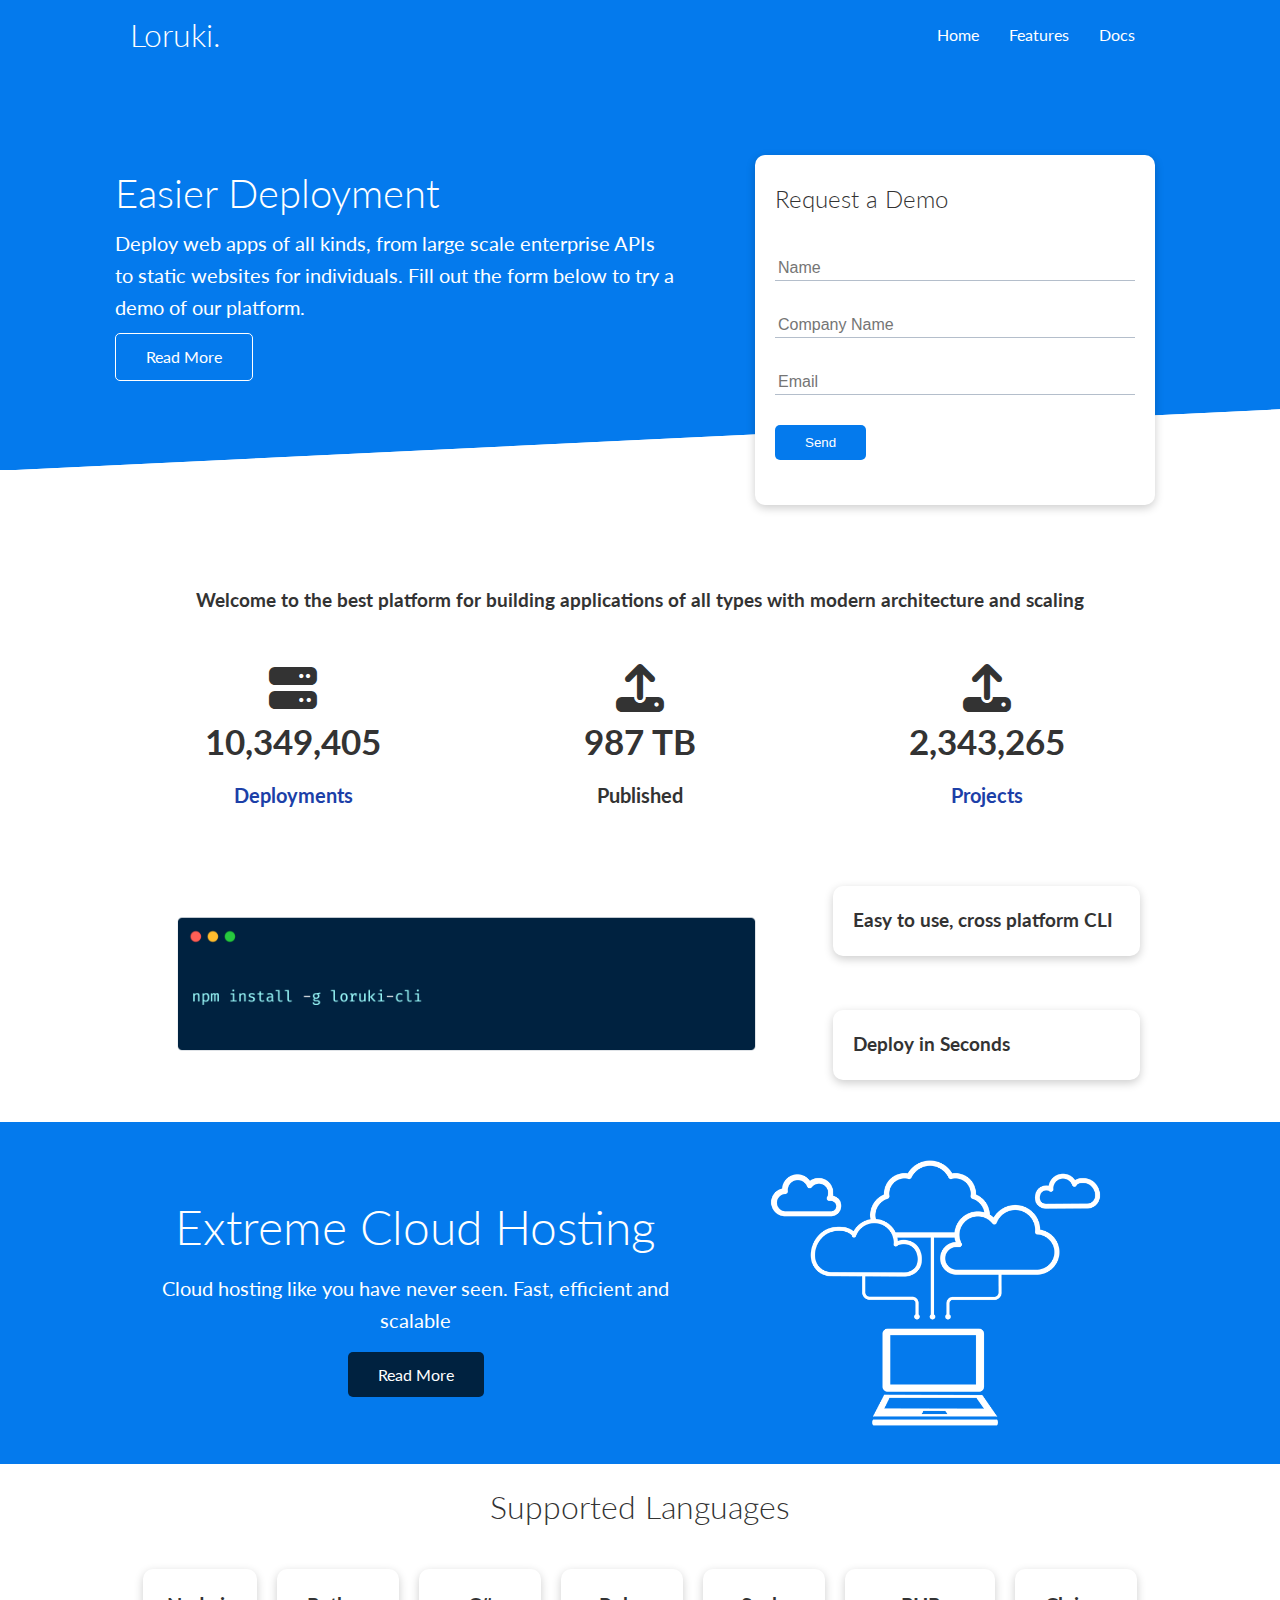
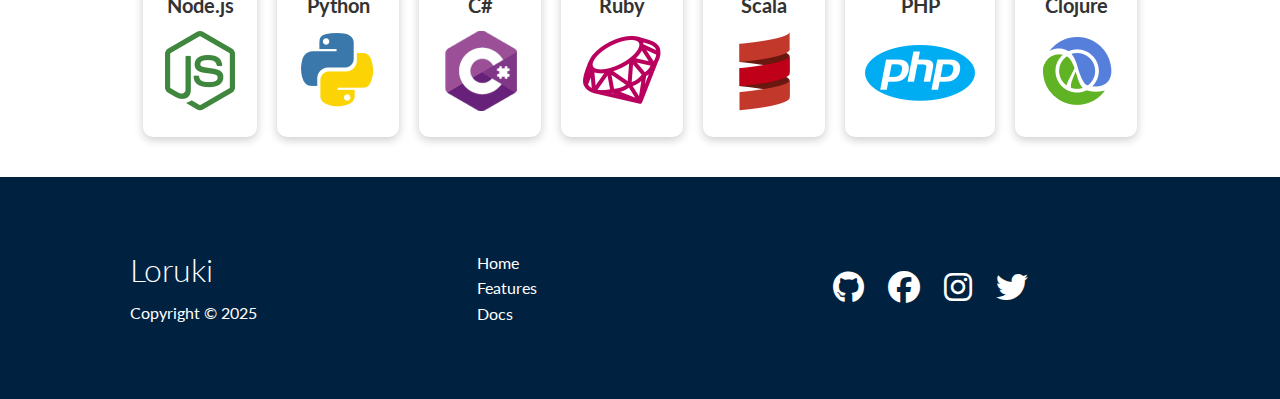
<file: index.html>
<!DOCTYPE html>
<html lang="en">
<head>
    <meta charset="UTF-8">
    <meta name="viewport" content="width=device-width, initial-scale=1.0">
    <link rel="stylesheet" href="https://cdnjs.cloudflare.com/ajax/libs/font-awesome/6.7.2/css/all.min.css" integrity="sha512-Evv84Mr4kqVGRNSgIGL/F/aIDqQb7xQ2vcrdIwxfjThSH8CSR7PBEakCr51Ck+w+/U6swU2Im1vVX0SVk9ABhg==" crossorigin="anonymous" referrerpolicy="no-referrer" />
    <link rel="stylesheet" href="style.css">
    <link rel="stylesheet" href="utilities.css">
    <title>Loruki | Cloud Hosting For Everyone</title>
</head>
<body>
    <!-- NavBar -->
     <div class="navbar">
        <div class="container flex">
            <h1 class="logo">Loruki.</h1>
            <nav>
                <ul>
                    <li><a href="index.html">Home</a></li>
                    <li><a href="features.html">Features</a></li>
                    <li><a href="docs.html">Docs</a></li>
                </ul>
            </nav>
        </div>
     </div>
     <!-- Showcase -->
      <section class="showcase">
        <div class="container grid">
            <div class="showcase-text">
                <h1>Easier Deployment</h1>
                <p>
                    Deploy web apps of all kinds, from
                    large scale enterprise APIs to static websites for individuals.
                    Fill out the form below to try a demo of our platform.
                </p>
                <a href="features.html" class="btn btn-outline">Read More</a>
            </div>
            <div class="showcase-form card">
                <h2>Request a Demo</h2>
                <form name="contact" method="POST" netlify data-netlify="true" netlify-honeypot="bot-field">
                    <p class="hidden">
                        <label>Don't fill this out if you're human: <input name="bot-field"></label>
                    </p>
                    <div class="form-control">
                        <input type="text" name="name" placeholder="Name" required>
                    </div>
                    <div class="form-control">
                        <input type="text" name="company" placeholder="Company Name" required>
                    </div>
                    <div class="form-control">
                        <input type="email" name="email" placeholder="Email" required>
                    </div>
                    <input type="submit" value="Send" class="btn btn-primary">
                </form>
            </div>
        </div>
      </section>
      <!-- Stats -->
       <section class="stats">
        <div class="container">
            <h3 class="stat-heading text-center my-1"> <!--"y here in my means margin in vertical axis it's a utility class"-->
                Welcome to the best platform for building applications of all types with modern architecture and scaling
            </h3>
            <div class="grid grid-3 text-center my-4">
                <div>
                    <i class="fas fa-server fa-3x"></i>
                    <h3>10,349,405</h3>
                    <p class="text-secondary">Deployments</p>
                </div>
                <div>
                    <i class="fas fa-upload fa-3x"></i>
                    <h3>987 TB</h3>
                    <p class="text-project-diagram">Published</p>
                </div>
                <div>
                    <i class="fas fa-upload fa-3x"></i>
                    <h3>2,343,265</h3>
                    <p class="text-secondary">Projects</p>
                </div>
            </div>
        </div>
       </section>
       <!-- CLI -->
        <section class="cli">
            <div class="container grid">
                <img src="images/cli.png" alt="">
                <div class="card">
                    <h3>Easy to use, cross platform CLI</h3>
                </div>
                <div class="card">
                    <h3>Deploy in Seconds</h3>
                </div>
            </div>
        </section>
        <!-- CLOUD -->
         <section class="cloud bg-primary my-2 py-2">
            <div class="container grid">
                <div class="text-center">
                    <h2 class="lg">Extreme Cloud Hosting</h2>
                    <p class="lead my-1">Cloud hosting like you have never seen. Fast, efficient and scalable</p>
                    <a href="features.html" class="btn btn-dark">Read More</a>
                </div>
                <img src="images/cloud.png" alt="">
            </div>
         </section>
         <!-- LANGUAGES -->
          <section class="languages">
            <h2 class="md text-center my-2">
                Supported Languages
            </h2>
            <div class="container flex">
                <div class="card">
                    <h4>Node.js</h4>
                    <img src="images/logos/node.png" alt="">
                </div>
                <div class="card">
                    <h4>Python</h4>
                    <img src="images/logos/python.png" alt="">
                </div>
                <div class="card">
                    <h4>C#</h4>
                    <img src="images/logos/csharp.png" alt="">
                </div>
                <div class="card">
                    <h4>Ruby</h4>
                    <img src="images/logos/ruby.png" alt="">
                </div>
                <div class="card">
                    <h4>Scala</h4>
                    <img src="images/logos/scala.png" alt="">
                </div>
                <div class="card">
                    <h4>PHP</h4>
                    <img src="images/logos/php.png" alt="">
                </div>
                <div class="card">
                    <h4>Clojure</h4>
                    <img src="images/logos/clojure.png" alt="">
                </div>
            </div>
          </section>
          <!-- FOOTER -->
           <footer class="footer bg-dark py-5">
            <div class="container grid grid-3">
                <div>
                    <h1>Loruki</h1>
                    <p>Copyright &copy; 2025</p>
                </div>
                <nav>
                    <ul>
                        <li><a href="index.html"></a>Home</li>
                        <li><a href="features.html"></a>Features</li>
                        <li><a href="docs.html"></a>Docs</li>
                    </ul>
                </nav>
                <div class="social">
                    <a href="#"><i class="fab fa-github fa-2x"></i></a>
                    <a href="#"><i class="fab fa-facebook fa-2x"></i></a>
                    <a href="#"><i class="fab fa-instagram fa-2x"></i></a>
                    <a href="#"><i class="fab fa-twitter fa-2x"></i></a>
                </div>
            </div>
           </footer>
</body>
</html>
</file>
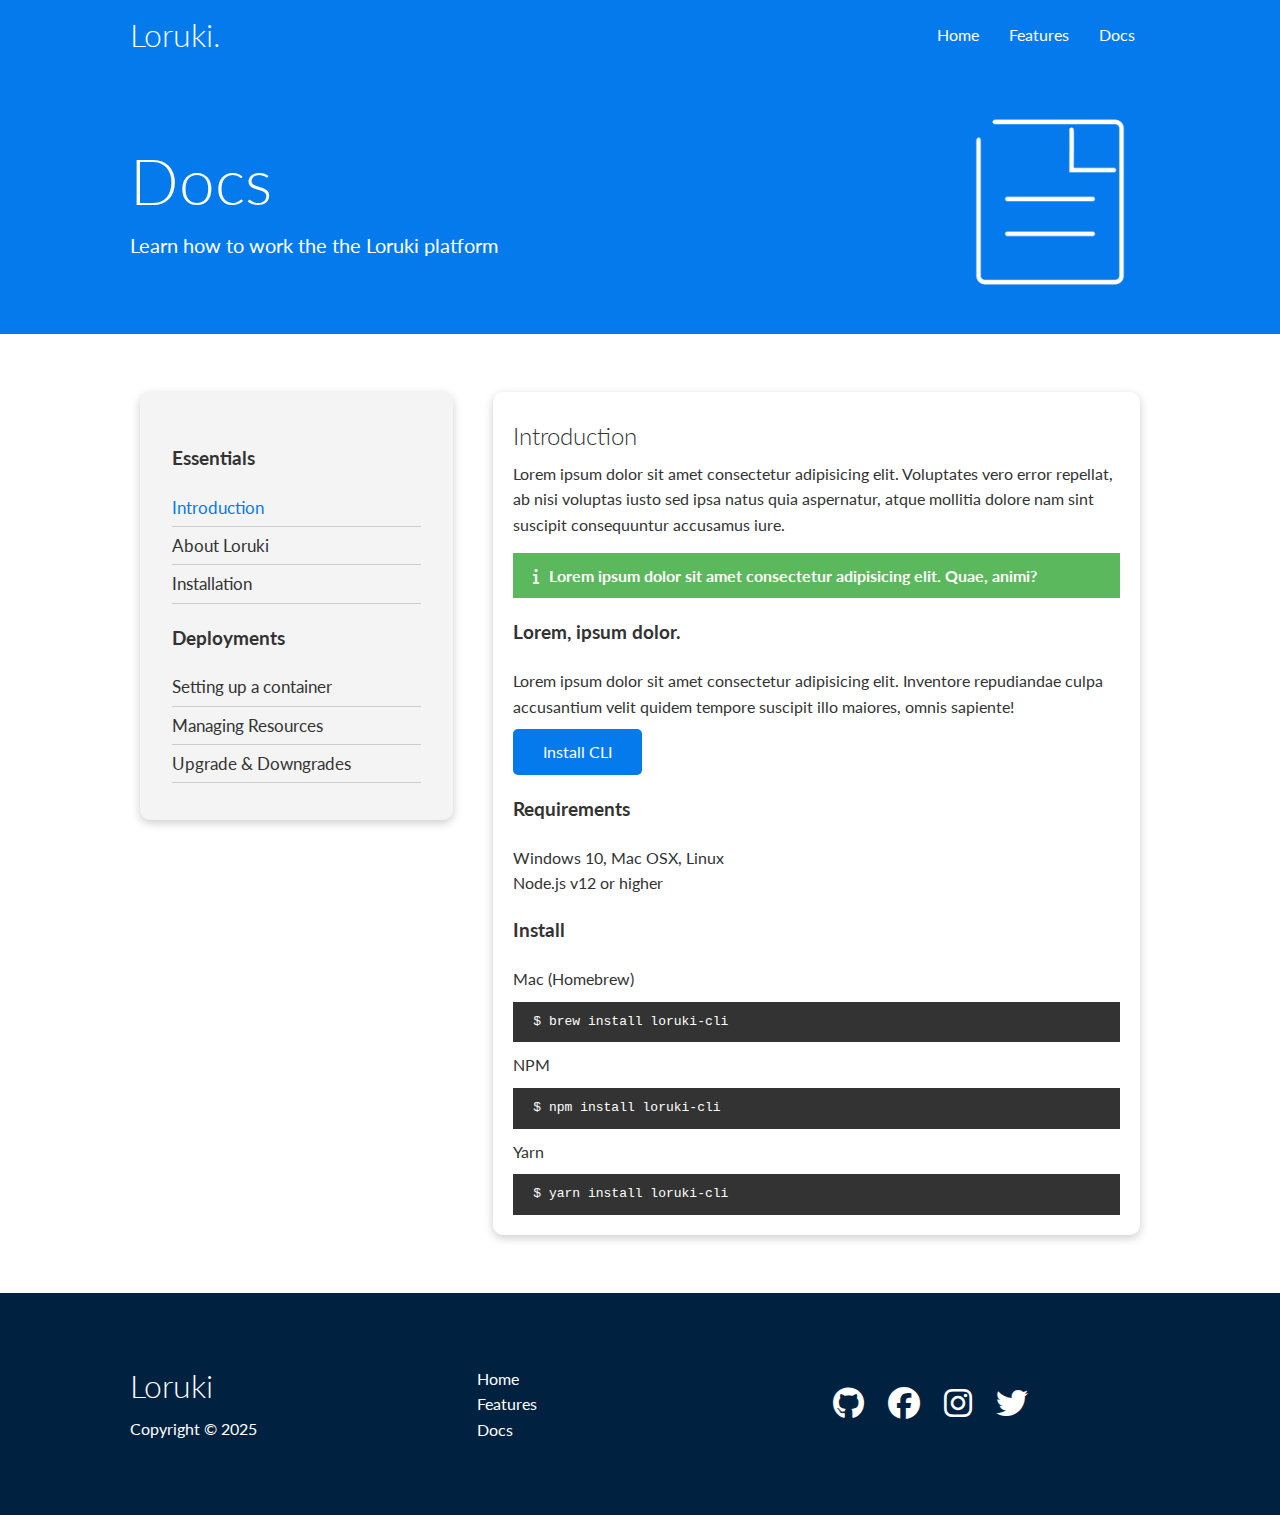
<file: docs.html>
<!DOCTYPE html>
<html lang="en">
<head>
    <meta charset="UTF-8">
    <meta name="viewport" content="width=device-width, initial-scale=1.0">
    <link rel="stylesheet" href="https://cdnjs.cloudflare.com/ajax/libs/font-awesome/6.7.2/css/all.min.css" integrity="sha512-Evv84Mr4kqVGRNSgIGL/F/aIDqQb7xQ2vcrdIwxfjThSH8CSR7PBEakCr51Ck+w+/U6swU2Im1vVX0SVk9ABhg==" crossorigin="anonymous" referrerpolicy="no-referrer" />
    <link rel="stylesheet" href="style.css">
    <link rel="stylesheet" href="utilities.css">
    <title>Loruki | Cloud Hosting For Everyone</title>
</head>
<body>
    <!-- NavBar -->
    <div class="navbar">
        <div class="container flex">
            <h1 class="logo">Loruki.</h1>
            <nav>
                <ul>
                    <li><a href="index.html">Home</a></li>
                    <li><a href="features.html">Features</a></li>
                    <li><a href="docs.html">Docs</a></li>
                </ul>
            </nav>
        </div>
    </div>
    <!-- HEAD -->
    <section class="docs-head bg-primary py-3">
        <div class="container grid">
            <div>
                <h1 class="xl">Docs</h1>
                <p class="lead">
                    Learn how to work the the Loruki platform
                </p>
            </div>
            <img src="images/docs.png" alt="">
        </div>
    </section>
    <!-- DOCS MAIN -->
     <section class="docs-main my-4">
        <div class="container grid">
            <div class="card bg-light p-3">
                <h3 class="my-2">Essentials</h3>
                <nav>
                    <ul>
                        <li><a class="text-primary" href="#">Introduction</a></li>
                        <li><a href="#">About Loruki</a></li>
                        <li><a href="#">Installation</a></li>
                    </ul>
                </nav>
                <h3 class="my-2">Deployments</h3>
                <nav>
                    <ul>
                        <li><a href="#">Setting up a container</a></li>
                        <li><a href="#">Managing Resources</a></li>
                        <li><a href="#">Upgrade & Downgrades</a></li>
                    </ul>
                </nav>
            </div>
            <div class="card">
                <h2>Introduction</h2>
                <p>Lorem ipsum dolor sit amet consectetur adipisicing elit. Voluptates vero error repellat, ab nisi voluptas iusto sed ipsa natus quia aspernatur, atque mollitia dolore nam sint suscipit consequuntur accusamus iure.</p>
                <div class="alert alert-success">
                    <i class="fas fa-info"></i>Lorem ipsum dolor sit amet consectetur adipisicing elit.
                    Quae, animi?
                </div>
                <h3>Lorem, ipsum dolor.</h3>
                <p>Lorem ipsum dolor sit amet consectetur adipisicing elit. Inventore repudiandae culpa accusantium velit quidem tempore suscipit illo maiores, omnis sapiente!</p>
                <a href="#" class="btn btn-primary">Install CLI</a>
                <h3>Requirements</h3>
                <ul>
                    <li>Windows 10, Mac OSX, Linux</li>
                    <li>Node.js v12 or higher</li>
                </ul>
                <h3>Install</h3>
                <p>Mac (Homebrew)</p>
                <pre><code>$ brew install loruki-cli</code></pre>
                <p>NPM</p>
                <pre><code>$ npm install loruki-cli</code></pre>
                <p>Yarn</p>
                <pre><code>$ yarn install loruki-cli</code></pre>
            </div>
        </div>
     </section>
    <!-- FOOTER -->
    <footer class="footer bg-dark py-5">
        <div class="container grid grid-3">
            <div>
                <h1>Loruki</h1>
                <p>Copyright &copy; 2025</p>
            </div>
            <nav>
                <ul>
                    <li><a href="index.html"></a>Home</li>
                    <li><a href="features.html"></a>Features</li>
                    <li><a href="docs.html"></a>Docs</li>
                </ul>
            </nav>
            <div class="social">
                <a href="#"><i class="fab fa-github fa-2x"></i></a>
                <a href="#"><i class="fab fa-facebook fa-2x"></i></a>
                <a href="#"><i class="fab fa-instagram fa-2x"></i></a>
                <a href="#"><i class="fab fa-twitter fa-2x"></i></a>
            </div>
        </div>
    </footer>
</body>
</html>
</file>
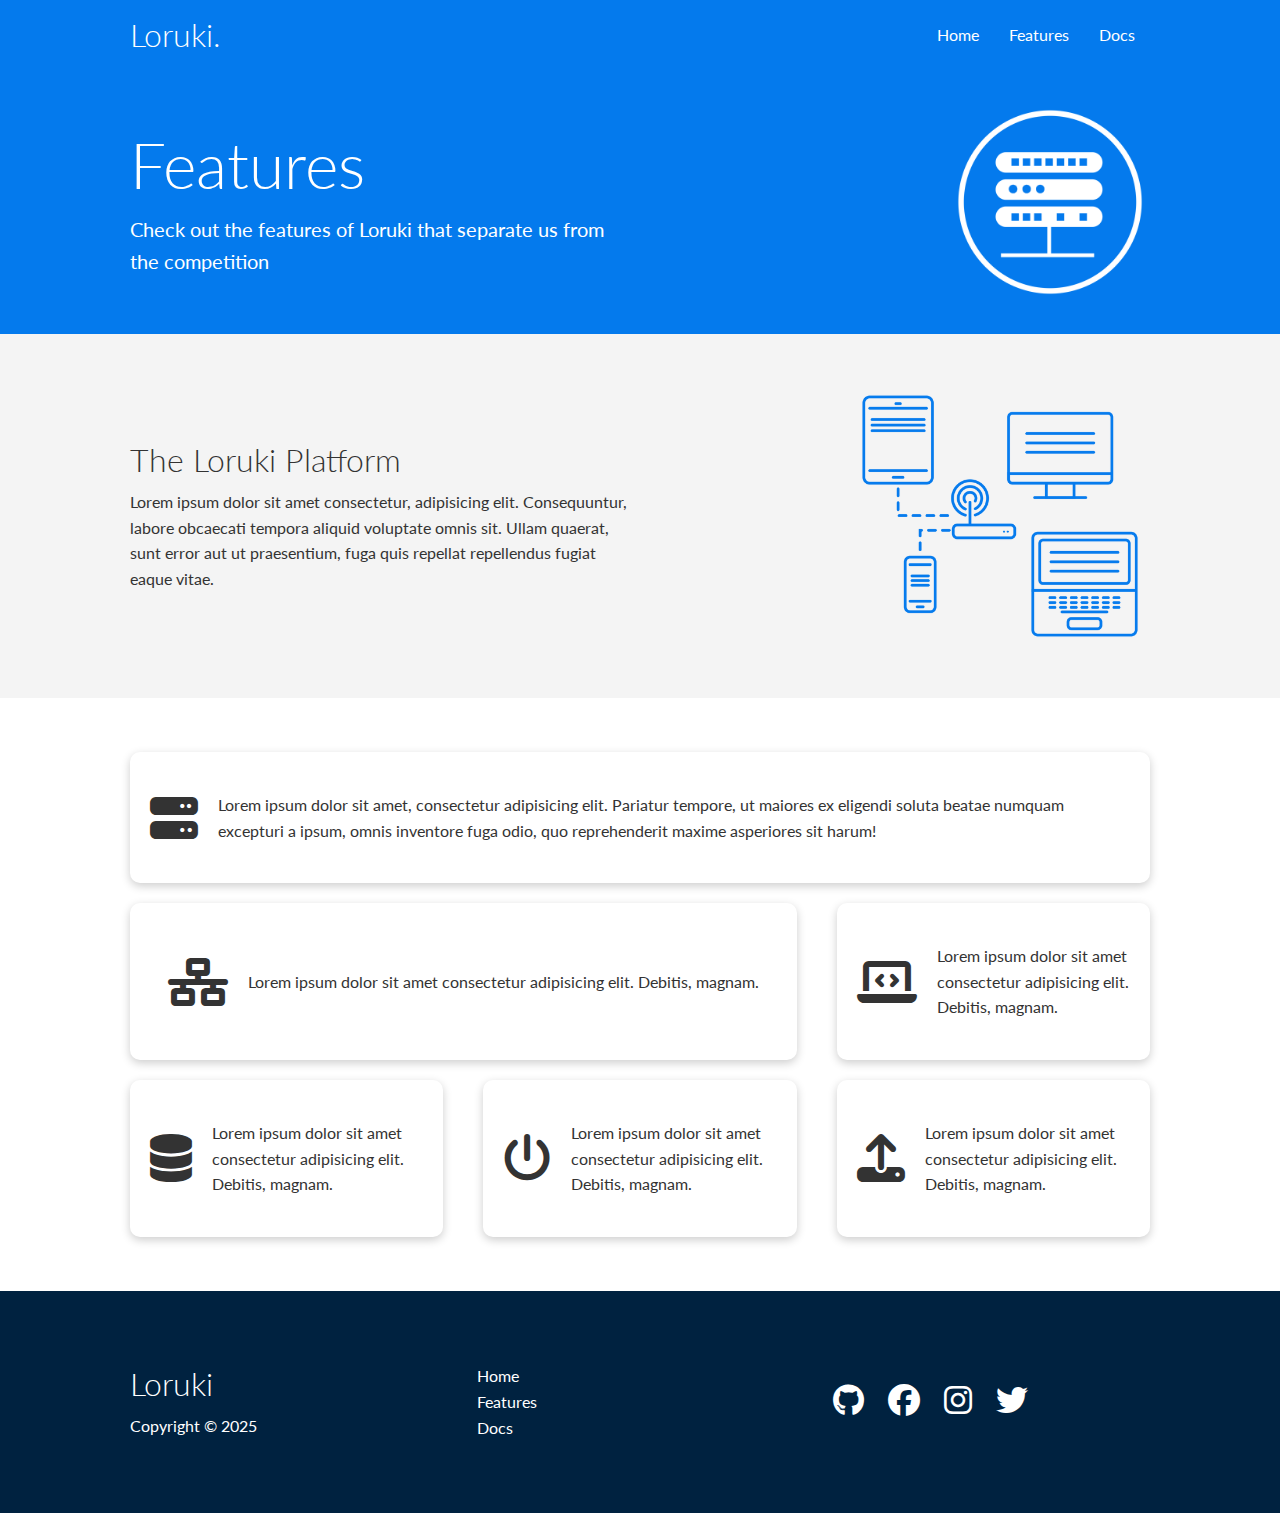
<file: features.html>
<!DOCTYPE html>
<html lang="en">
<head>
    <meta charset="UTF-8">
    <meta name="viewport" content="width=device-width, initial-scale=1.0">
    <link rel="stylesheet" href="https://cdnjs.cloudflare.com/ajax/libs/font-awesome/6.7.2/css/all.min.css" integrity="sha512-Evv84Mr4kqVGRNSgIGL/F/aIDqQb7xQ2vcrdIwxfjThSH8CSR7PBEakCr51Ck+w+/U6swU2Im1vVX0SVk9ABhg==" crossorigin="anonymous" referrerpolicy="no-referrer" />
    <link rel="stylesheet" href="style.css">
    <link rel="stylesheet" href="utilities.css">
    <title>Loruki | Cloud Hosting For Everyone</title>
</head>
<body>
    <!-- NavBar -->
    <div class="navbar">
        <div class="container flex">
            <h1 class="logo">Loruki.</h1>
            <nav>
                <ul>
                    <li><a href="index.html">Home</a></li>
                    <li><a href="features.html">Features</a></li>
                    <li><a href="docs.html">Docs</a></li>
                </ul>
            </nav>
        </div>
    </div>
    <!-- HEAD -->
    <section class="features-head bg-primary py-3">
        <div class="container grid">
            <div>
                <h1 class="xl">Features</h1>
                <p class="lead">
                    Check out the features of Loruki that separate us from the competition
                </p>
            </div>
            <img src="images/server.png" alt="">
        </div>
    </section>
    <!-- SUBHEAD -->
    <section class="features-sub-head bg-light py-3">
        <div class="container grid">
            <div>
                <h1 class="md">The Loruki Platform</h1>
                <p>
                    Lorem ipsum dolor sit amet consectetur, adipisicing elit. Consequuntur, labore obcaecati tempora aliquid voluptate omnis sit. Ullam quaerat, sunt error aut ut praesentium, fuga quis repellat repellendus fugiat eaque vitae.
                </p>
            </div>
            <img src="images/server2.png" alt="">
        </div>
    </section>
    <section class="features-main my-2">
        <div class="container grid grid-3">
            <div class="card flex">
                <i class="fas fa-server fa-3x"></i>
                <p>Lorem ipsum dolor sit amet, consectetur adipisicing elit. Pariatur tempore, ut maiores ex eligendi soluta beatae numquam excepturi a ipsum, omnis inventore fuga odio, quo reprehenderit maxime asperiores sit harum!</p>
            </div>
            <div class="card flex">
                <i class="fas fa-network-wired fa-3x"></i>
                <p>Lorem ipsum dolor sit amet consectetur adipisicing elit. Debitis, magnam.</p>
            </div>
            <div class="card flex">
                <i class="fas fa-laptop-code fa-3x"></i>
                <p>Lorem ipsum dolor sit amet consectetur adipisicing elit. Debitis, magnam.</p>
            </div>
            <div class="card flex">
                <i class="fas fa-database fa-3x"></i>
                <p>Lorem ipsum dolor sit amet consectetur adipisicing elit. Debitis, magnam.</p>
            </div>
            <div class="card flex">
                <i class="fas fa-power-off fa-3x"></i>
                <p>Lorem ipsum dolor sit amet consectetur adipisicing elit. Debitis, magnam.</p>
            </div>
            <div class="card flex">
                <i class="fas fa-upload fa-3x"></i>
                <p>Lorem ipsum dolor sit amet consectetur adipisicing elit. Debitis, magnam.</p>
            </div>
        </div>
    </section>
    <!-- FOOTER -->
    <footer class="footer bg-dark py-5">
        <div class="container grid grid-3">
            <div>
                <h1>Loruki</h1>
                <p>Copyright &copy; 2025</p>
            </div>
            <nav>
                <ul>
                    <li><a href="index.html"></a>Home</li>
                    <li><a href="features.html"></a>Features</li>
                    <li><a href="docs.html"></a>Docs</li>
                </ul>
            </nav>
            <div class="social">
                <a href="#"><i class="fab fa-github fa-2x"></i></a>
                <a href="#"><i class="fab fa-facebook fa-2x"></i></a>
                <a href="#"><i class="fab fa-instagram fa-2x"></i></a>
                <a href="#"><i class="fab fa-twitter fa-2x"></i></a>
            </div>
        </div>
    </footer>
</body>
</html>
</file>
<file: style.css>
@import url('https://fonts.googleapis.com/css2?family=Lato:ital,wght@1,300&display=swap');

:root {
    --primary-color: #047aed;
    --secondary-color: #1c3fa8;
    --dark-color: #002240;
    --light-color: #f4f4f4;
    --success-color: #5cb85c;
    --error-color: #d9534f;
}

* {
    box-sizing: border-box;
    padding: 0;
    margin: 0;
}

body {
    font-family: 'Lato', sans-serif;
    color: #333;
    line-height: 1.6;
}

ul {
    list-style-type: none;
}

a {
    text-decoration: none;
    color: #333;
}

h1,h2 {
    font-weight: 300;
    line-height: 1.2;
    margin: 10px 0;
}

p {
    margin: 10px 0;
}

img {
    width: 100%;
}

code, pre {
    background: #333;
    color: #fff;
    padding: 10px;
}

.hidden {
    visibility: hidden;
    height: 0;
}

/* Navbar */
.navbar {
    background-color: var(--primary-color);
    color: #fff;
    height: 70px;
}

.navbar ul {
    display: flex;
}

.navbar a {
    color: #fff;
    padding: 10px;
    margin: 0 5px;
}

.navbar a:hover {
    border-bottom: 2px solid #fff;
}

.navbar .flex {
    justify-content: space-between;
}

/* Showcase */
.showcase {
    height: 400px;
    background-color: var(--primary-color);
    color: #fff;
    position: relative;
}

.showcase h1 {
    font-size: 40px;
}
.showcase p {
    font-size: 20px;
}

.showcase .grid {
    overflow: visible;
    grid-template-columns: 55% 45%;
    gap: 30px;
}

.showcase-text {
    animation: slideInFromLeft 1s ease-in;
}

.showcase-form {
    position: relative;
    top: 60px;
    height: 350px;
    width: 400px;
    padding: 40px;
    z-index: 100;
    justify-self: flex-end;
    animation: slideInFromRight 1s ease-in;
}

.showcase-form .form-control {
    margin:30px 0;
}

.showcase-form input[type="text"],
.showcase-form input[type="email"] {
    border: 0;
    border-bottom: 1px solid #b4becb;
    width: 100%;
    padding: 3px;
    font-size: 16px;
}

.showcase-form input:focus {
    outline: none;
}

.showcase::before,
.showcase::after {
    content: '';
    position: absolute;
    height: 100px;
    bottom: -70px;
    right: 0;
    left: 0;
    background: #fff;
    transform: skewY(-2.75deg);
    -webkit-transform: skewY(-2.75deg);
    -moz-transform: skewY(-2.75deg);
    -ms-transform: skewY(-2.75deg);
}

/* STATS */
.stats {
    padding-top: 100px;
    animation: slideInFromBottom 1s ease-in;
}

.stats-heading {
    max-width: 500px;
    margin: auto;
}

.stats .grid h3 {
    font-size: 35px;
}

.stats .grid p {
    font-size: 20px;
    font-weight: bold;
}

/* CLI */
.cli .grid {
    grid-template-columns: repeat(3, 1fr);
    grid-template-rows: repeat(2, 1fr);

}

.cli .grid > *:first-child {
    grid-column: 1 / span 2;
    grid-row: 1 / span 2;
}

/* CLOUD */
.cloud .grid {
    grid-template-columns: 4fr 3fr;
}

/* LANGUAGES */

.languages .flex{
    flex-wrap: wrap;
}

.languages .card {
    text-align: center;
    margin: 18px 10px 40px;
    transition: transform 0.2s ease-in;
}

.languages .card h4 {
    font-size: 20px;
    margin-bottom: 10px;
}

.languages .card:hover {
    transform: translateY(-15px);
}

/* Features */
.features-head img, .docs-head img {
    width: 200px;
    justify-self: flex-end;
}

.features-sub-head img {
    width: 300px;
    justify-self: flex-end;
}

.features-main .card > i {
    margin-right: 20px;
}

.features-main .grid {
    padding: 30px;
}
.features-main .grid > *:first-child {
    grid-column: 1 / span 3;
}
.features-main .grid > *:nth-child(2)  {
    grid-column: 1 / span 2;
}

/* DOCS */
.docs-main h3 {
    margin: 20px 0;
}

.docs-main .grid {
    grid-template-columns: 1fr 2fr;
    align-items: flex-start;
}

.docs-main nav li {
    font-size: 17px;
    padding-bottom: 5px;
    margin-bottom: 5px;
    border-bottom: 1px #ccc solid;
}

.docs-main a:hover {
    font-weight: bold;
}

/* FOOTER */
.footer .social a {
    margin: 0 10px;
}

/* ANIMATIONS */
@keyframes slideInFromLeft {
    0% {
        transform: translateX(-100%)
    }
    
    100% {
        transform: translateX(0);
    }
}

@keyframes slideInFromRight {
    0% {
        transform: translateX(100%)
    }
    
    100% {
        transform: translateX(0);
    }
}

@keyframes slideInFromTop {
    0% {
        transform: translateY(-100%)
    }
    
    100% {
        transform: translateX(0);
    }
}
@keyframes slideInFromBottom {
    0% {
        transform: translateY(100%)
    }
    
    100% {
        transform: translateX(0);
    }
}


/* Tablets and Under */
@media(max-width: 768px){
    .grid,
    .showcase .grid,
    .stats .grid,
    .cli .grid,
    .cloud .grid,
    .features-main .grid,
    .docs-main .grid {
        grid-template-columns: 1fr;
        grid-template-rows: 1fr;
    }

    .showcase {
        height: auto;
    }

    .showcase-text {
        text-align: center;
        margin-top: 40px;
        animation: slideInFromTop 1s ease-in;
    }
    
    .showcase-form {
        justify-self: center;
        margin: auto;
        animation: slideInFromBottom 1s ease-in;
    }

    .cli .grid > *:first-child {
        grid-column: 1;
        grid-row: 1;
    }

    .features-head,
    .features-sub-head,
    .docs-head {
        text-align: center;
    }

    .features-head img,
    .features-sub-head img,
    .docs-head img {
        justify-self: center;
    }

    .features-main .grid > *:first-child,
    .features-main .grid > *:nth-child(2) {
        grid-column: 1;
    }
}

/* Mobile */
@media(max-width: 500px){
    .navbar {
        height: 110px;
    }

    .navbar .flex {
        flex-direction: column;
    }

    .navbar ul {
        padding: 10px;
        background-color: rgba(0,0,0,0.1);
    }
}
</file>
<file: utilities.css>
/* Utilities */
.container {
    max-width: 1100px;
    margin: 0 auto;
    overflow: auto;
    padding: 0 40px
}

.card {
    background-color: #fff;
    color: #333;
    border-radius: 10px;
    box-shadow: 0 3px 10px rgba(0,0,0,0.2);
    padding: 20px;
    margin: 10px;
}

.btn {
    display: inline-block;
    padding: 10px 30px;
    cursor: pointer;
    background-color: var(--primary-color);
    color: #fff;
    border: none;
    border-radius: 5px;
}

.btn-outline {
    background-color: transparent;
    border: 1px solid #fff;
}

.btn:hover {
    transform: scale(0.98);
}

/* Backgrounds & colored buttons */
.bg-primary, .btn-primary {
    background-color: var(--primary-color);
    color: #fff;
}
.bg-secondary, .btn-secondary {
    background-color: var(--secondary-color);
    color: #fff;
}
.bg-dark, .btn-dark {
    background-color: var(--dark-color);
    color: #fff;
}
.bg-light, .btn-light {
    background-color: var(--light-color);
    color: #333;
}

.bg-primary a, .btn-primary a, .bg-secondary a, .btn-secondary a, .bg-dark a, .btn-dark a {
    color: #fff;
}


/* TEXT COLORS */
.text-primary {
    color: var(--primary-color);
}
.text-secondary {
    color: var(--secondary-color);
}
.text-dark {
    color: var(--dark-color);
}
.text-light {
    color: var(--light-color);
}

/* TEXT SIZES */
.lead {
    font-size: 20px;
}

.sm {
    font-size: 1rem;
}

.md {
    font-size: 2rem;
}

.lg {
    font-size: 3rem;
}

.xl {
    font-size: 4rem;
}

.text-center {
    text-align: center;
}

/* ALERT */
.alert {
    background-color: var(--light-color);
    padding: 10px 20px;
    font-weight: bold;
    margin: 15px 0;
}

.alert i {
    margin-right: 10px;
}

.alert-success {
    background-color: var(--success-color);
    color: #fff;
}

.alert-error {
    background-color: var(--error-color);
    color: #fff;
}

.flex {
    display: flex;
    justify-content: center;
    align-items: center;
    height: 100%;
}

.grid {
    display: grid;
    grid-template-columns: repeat(2, 1fr);
    gap: 20px;
    height: 100%;
    justify-content: center;
    align-items: center;
}

.grid-3 {
    grid-template-columns: repeat(3, 1fr);
}


/* Margin */
.my-1 {
    margin: 1rem 0;
}

.my-2 {
    margin: 1.5rem 0;
}

.my-3 {
    margin: 2rem 0;
}

.my-4 {
    margin: 3rem 0;
}

.my-5 {
    margin: 4rem 0;
}

.m-1 {
    margin: 1rem;
}

.m-2 {
    margin: 1.5rem;
}

.m-3 {
    margin: 2rem;
}

.m-4 {
    margin: 3rem;
}

.m-5 {
    margin: 4rem;
}

/* Padding */
.py-1 {
    padding: 1rem 0;
}

.py-2 {
    padding: 1.5rem 0;
}

.py-3 {
    padding: 2rem 0;
}

.py-4 {
    padding: 3rem 0;
}

.py-5 {
    padding: 4rem 0;
}

.p-1 {
    padding: 1rem;
}

.p-2 {
    padding: 1.5rem;
}

.p-3 {
    padding: 2rem;
}

.p-4 {
    padding: 3rem;
}

.p-5 {
    padding: 4rem;
}
</file>
